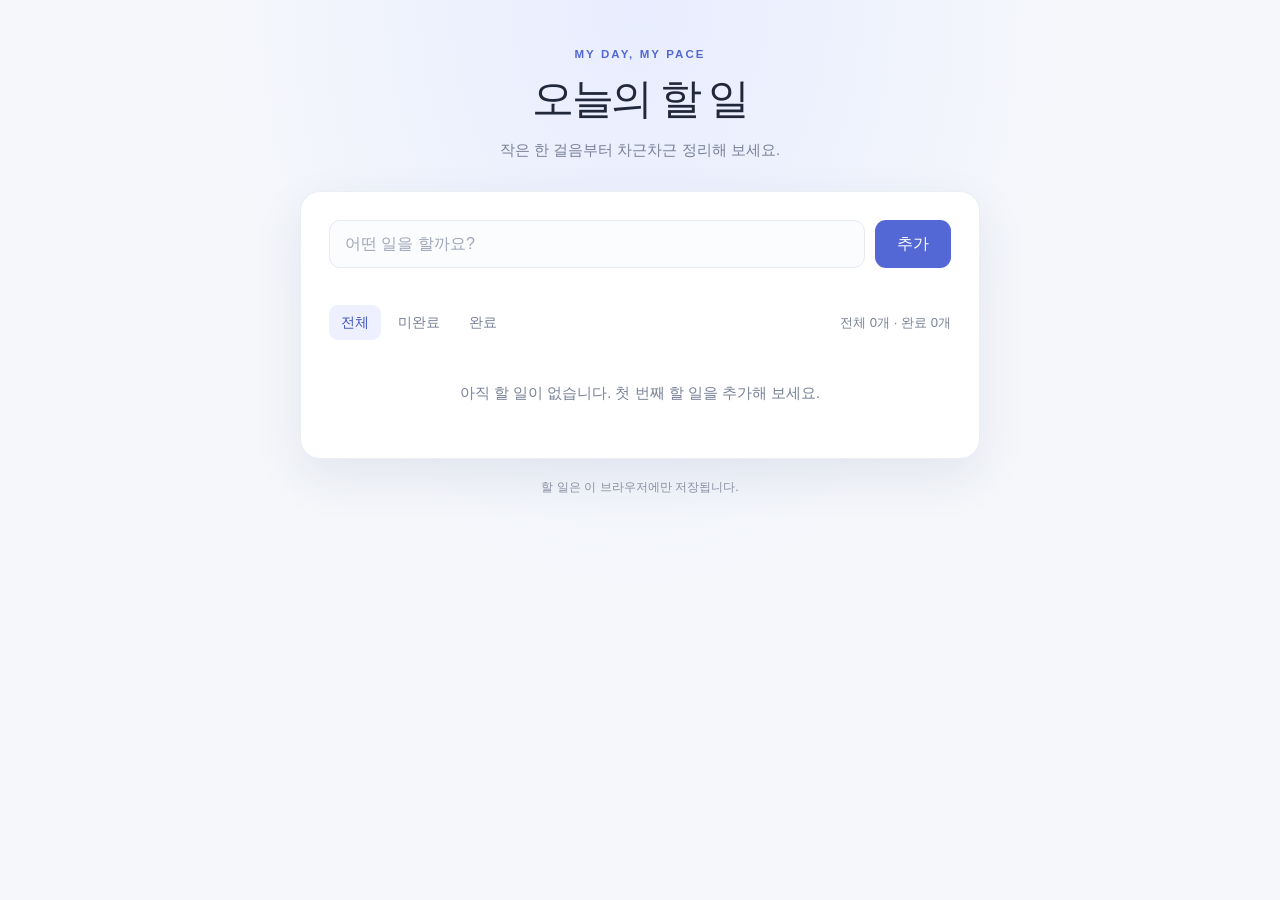
<file: todolist/index.html>
<!doctype html>
<html lang="ko">
  <head>
    <meta charset="utf-8">
    <meta name="viewport" content="width=device-width, initial-scale=1">
    <meta name="theme-color" content="#f5f7fb">
    <title>Todo List</title>
    <link rel="stylesheet" href="css/style.css">
    <script src="js/app.js" defer></script>
  </head>
  <body>
    <main class="app">
      <header class="app-header">
        <p class="eyebrow">MY DAY, MY PACE</p>
        <h1>오늘의 할 일</h1>
        <p class="subtitle">작은 한 걸음부터 차근차근 정리해 보세요.</p>
      </header>

      <section class="todo-panel" aria-label="할 일 관리">
        <form class="todo-form" id="todo-form">
          <label class="sr-only" for="todo-input">새 할 일</label>
          <input
            id="todo-input"
            name="title"
            type="text"
            placeholder="어떤 일을 할까요?"
            autocomplete="off"
            aria-describedby="form-error"
            required
          >
          <button class="primary-button" type="submit">추가</button>
          <p class="form-error" id="form-error" aria-live="polite"></p>
        </form>

        <div class="list-toolbar">
          <div class="filters" role="group" aria-label="할 일 필터">
            <button class="filter-button" type="button" data-filter="all" aria-pressed="true">전체</button>
            <button class="filter-button" type="button" data-filter="active" aria-pressed="false">미완료</button>
            <button class="filter-button" type="button" data-filter="completed" aria-pressed="false">완료</button>
          </div>
          <p class="summary" id="summary" aria-live="polite"></p>
        </div>

        <p class="storage-notice" id="storage-notice" role="status" aria-live="polite" hidden></p>
        <ul class="todo-list" id="todo-list" aria-label="할 일 목록"></ul>
        <p class="empty-state" id="empty-state"></p>
      </section>
      <footer class="app-footer">할 일은 이 브라우저에만 저장됩니다.</footer>
    </main>
  </body>
</html>
</file>
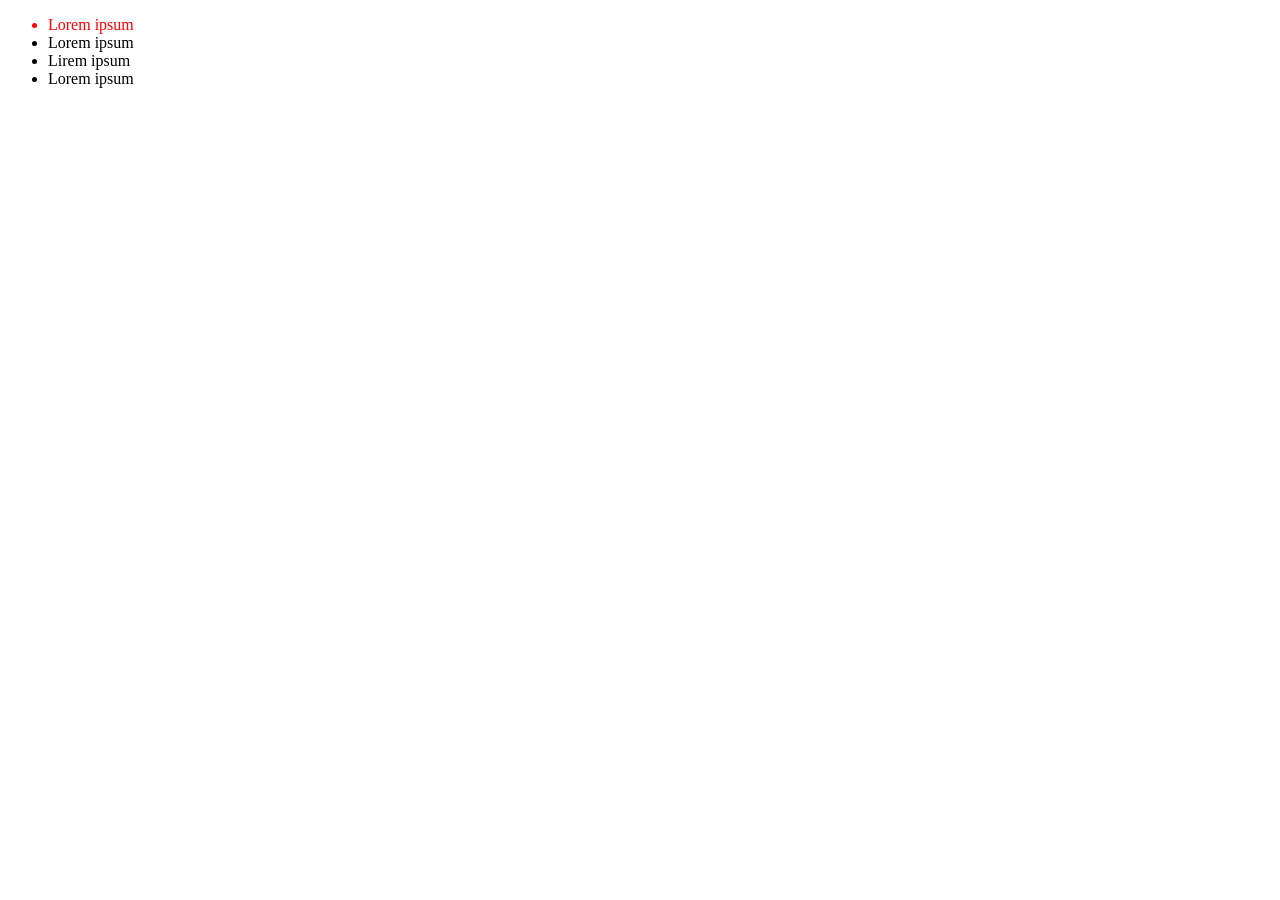
<file: Chap09_Selector.html>
﻿<!DOCTYPE html>
<html xmlns="http://www.w3.org/1999/xhtml">
<head>
<meta http-equiv="Content-Type" content="text/html; charset=utf-8"/>
    <title></title>
    <style>
        /* class 속성으로 select를 가지는 태그의 color속성을  red로 지정한다 */
        #first {
            color: red;
        } 
    </style>
</head>
<body>
    <ul>
        <li id="first">Lorem ipsum</li>
        <li>Lorem ipsum</li>
        <li >Lirem ipsum</li>
        <li>Lorem ipsum</li>
    </ul>
</body>
</html>
</file>
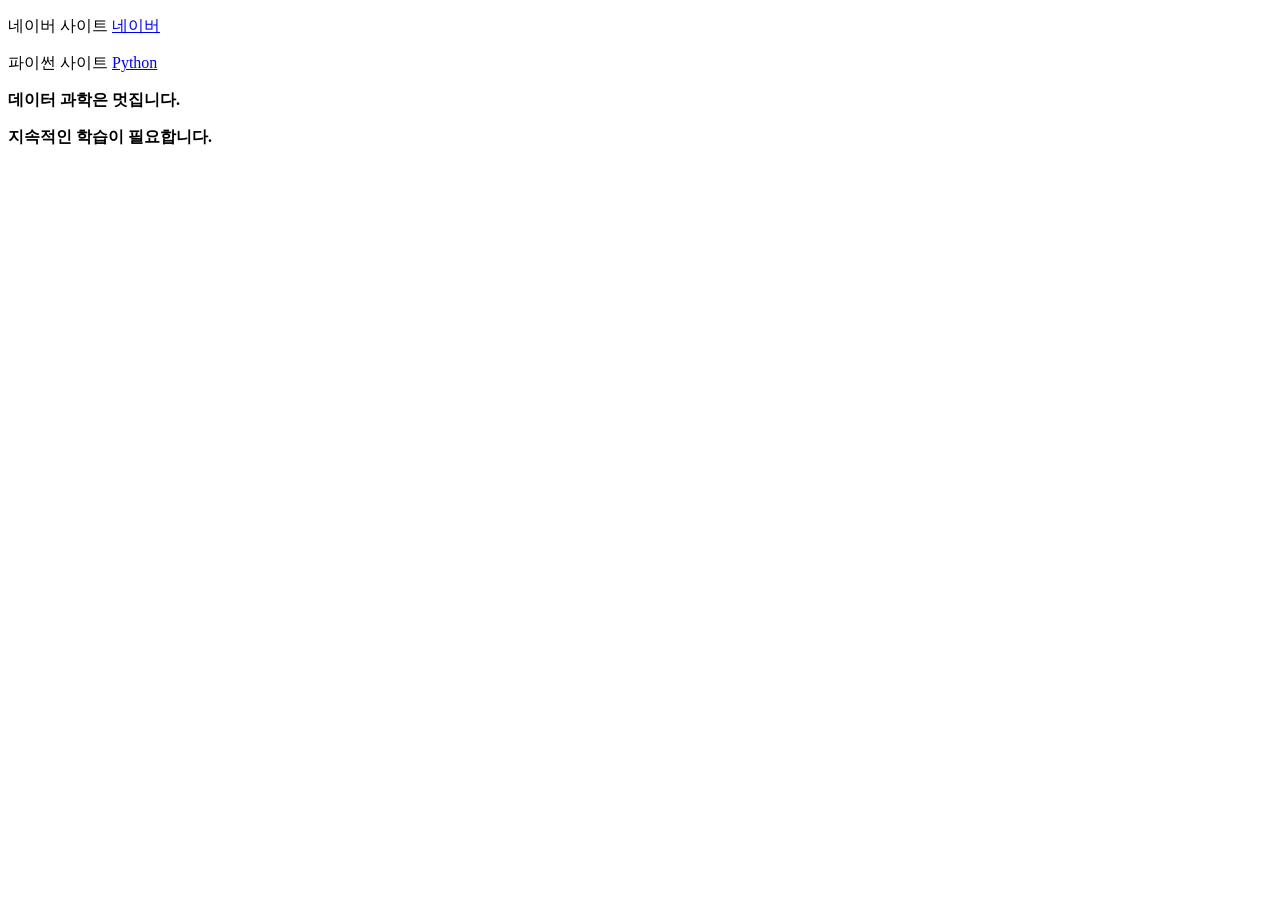
<file: Chap09_test.html>
<!DOCTYPE html>
<html>
    <head>
        <title>
            아주 쉬운 HTML문서 샘플입니다.
        </title>
    </head>
    <body>
        <div>
            <p class="inner-text" id="first">
                네이버 사이트
                <a href="http://www.naver.com" id="credu">
                네이버
                </a>
            </p>
            <p class="inner-text">
                파이썬 사이트
                <a href="https://www.python.org" id="python">
                Python 
                </a>
            </p>
        </div>
        <p class="outer-text" id="second">
            <b>
                데이터 과학은 멋집니다.
            </b>
        </p>
        <p class="outer-text">
            <b>
                지속적인 학습이 필요합니다. 
            </b>
        </p>
    </body>
</html>
</file>
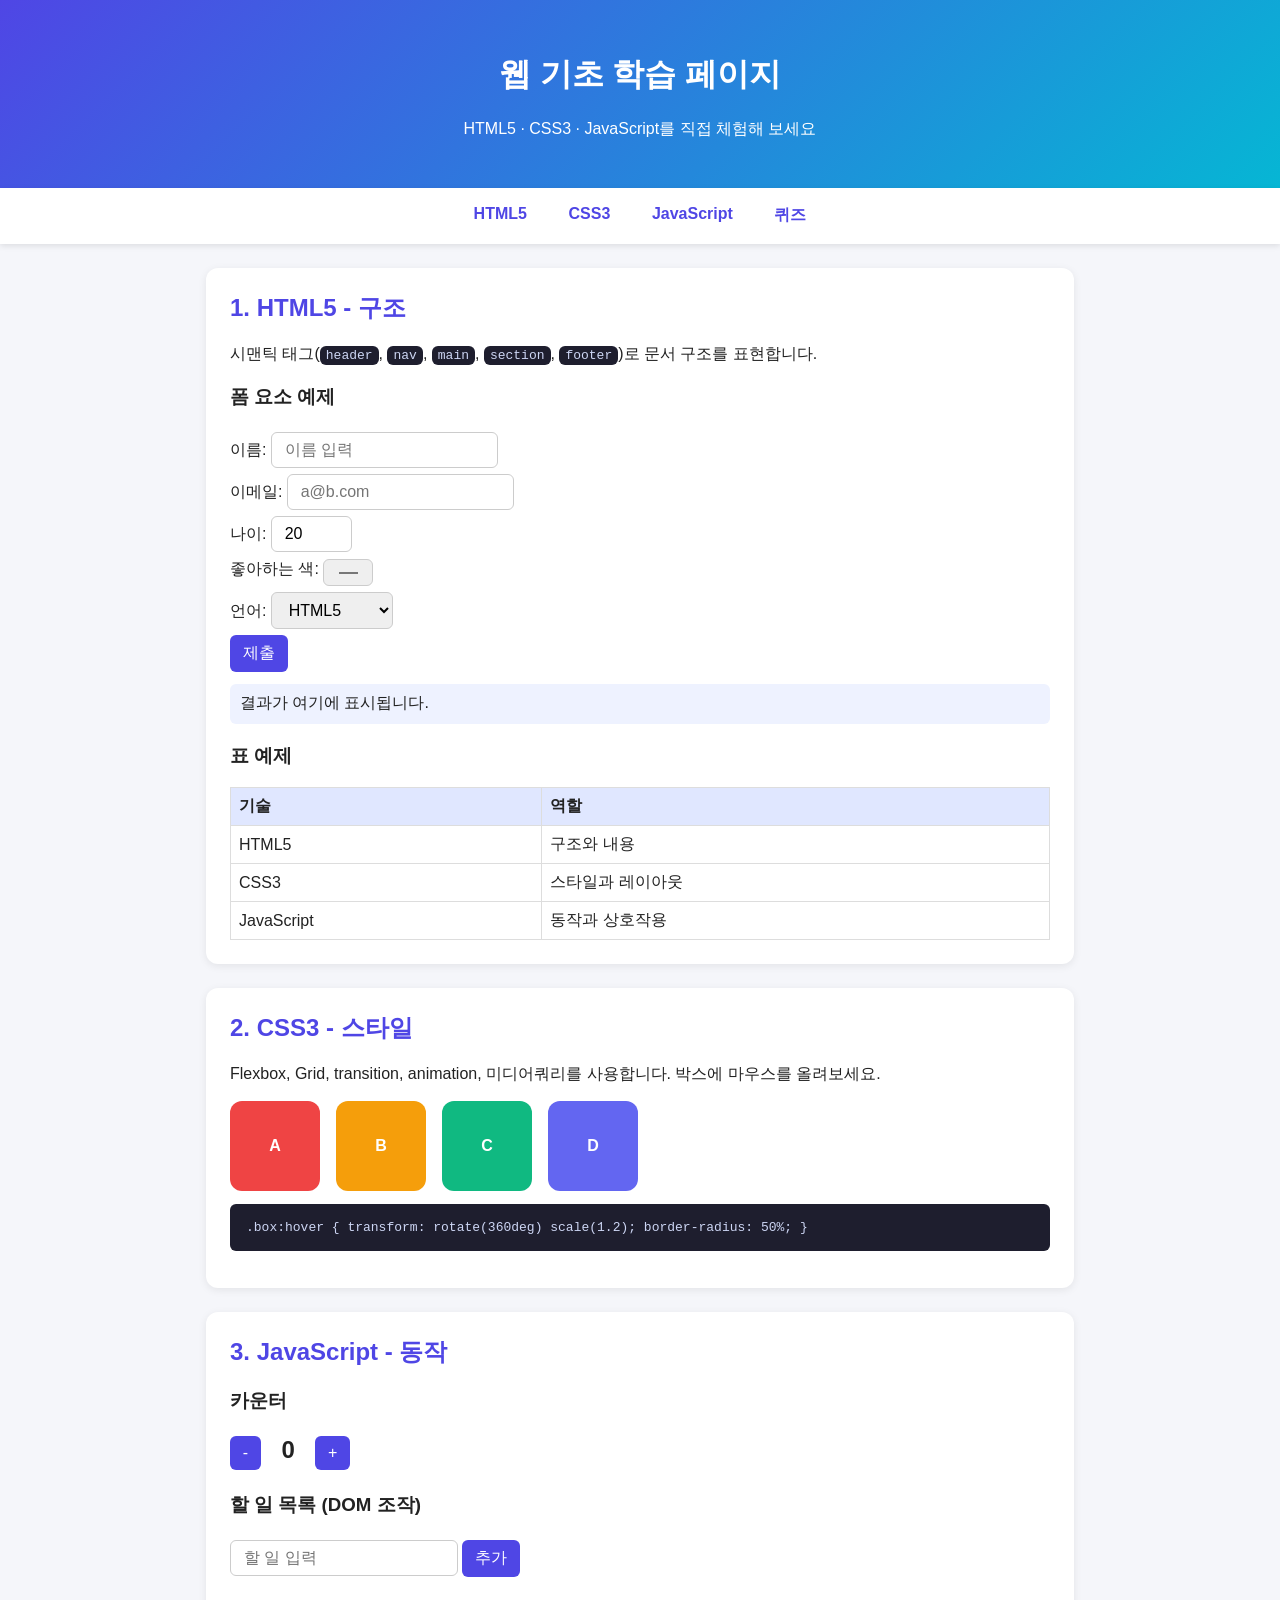
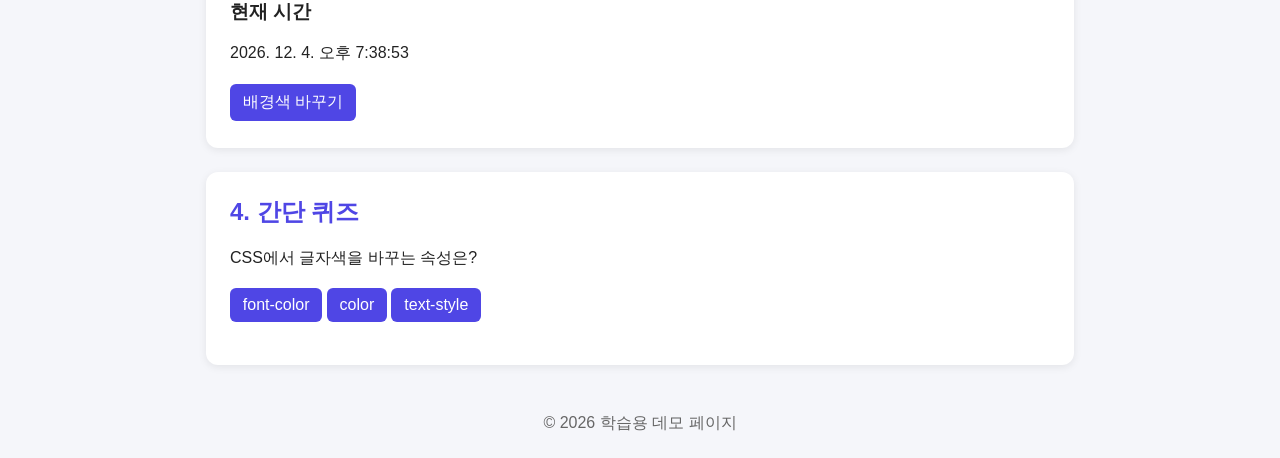
<file: DemoPage.html>
<!DOCTYPE html>
<html lang="ko">
<head>
<meta charset="UTF-8">
<meta name="viewport" content="width=device-width, initial-scale=1.0">
<title>HTML5 · CSS3 · JavaScript 학습 페이지</title>
<style>
  :root { --main: #4f46e5; --bg: #f5f6fa; --card: #fff; }
  * { box-sizing: border-box; }
  body { margin: 0; font-family: "Malgun Gothic", sans-serif; background: var(--bg); color: #222; }
  header { background: linear-gradient(135deg, var(--main), #06b6d4); color: #fff; padding: 2rem 1rem; text-align: center; }
  nav { display: flex; justify-content: center; gap: 1rem; background: #fff; padding: .8rem; position: sticky; top: 0; box-shadow: 0 2px 6px rgba(0,0,0,.1); }
  nav a { color: var(--main); text-decoration: none; font-weight: bold; padding: .3rem .8rem; border-radius: 6px; transition: background .3s; }
  nav a:hover { background: #e0e7ff; }
  main { max-width: 900px; margin: 1.5rem auto; padding: 0 1rem; display: grid; gap: 1.5rem; }
  section { background: var(--card); padding: 1.5rem; border-radius: 12px; box-shadow: 0 2px 8px rgba(0,0,0,.08); }
  h2 { margin-top: 0; color: var(--main); }
  code, pre { background: #1e1e2e; color: #cdd6f4; border-radius: 6px; }
  code { padding: 2px 6px; }
  pre { padding: 1rem; overflow-x: auto; }
  input, select, button, textarea { font: inherit; padding: .5rem .8rem; margin: .2rem 0; border: 1px solid #ccc; border-radius: 6px; }
  button { background: var(--main); color: #fff; border: 0; cursor: pointer; transition: transform .2s; }
  button:hover { transform: scale(1.05); }
  /* CSS3 데모 */
  .boxes { display: flex; gap: 1rem; flex-wrap: wrap; }
  .box { width: 90px; height: 90px; border-radius: 12px; display: grid; place-items: center; color: #fff; font-weight: bold; transition: all .5s; }
  .box:nth-child(1) { background: #ef4444; }
  .box:nth-child(2) { background: #f59e0b; }
  .box:nth-child(3) { background: #10b981; }
  .box:hover { transform: rotate(360deg) scale(1.2); border-radius: 50%; }
  .spin { animation: bounce 1s infinite alternate; }
  @keyframes bounce { to { transform: translateY(-15px); } }
  #output { margin-top: .5rem; padding: .6rem; background: #eef2ff; border-radius: 6px; min-height: 1.5rem; }
  table { border-collapse: collapse; width: 100%; }
  th, td { border: 1px solid #ddd; padding: .5rem; text-align: left; }
  th { background: #e0e7ff; }
  footer { text-align: center; padding: 1.5rem; color: #666; }
  @media (max-width: 600px) { nav { flex-wrap: wrap; } }
</style>
</head>
<body>
<header>
  <h1>웹 기초 학습 페이지</h1>
  <p>HTML5 · CSS3 · JavaScript를 직접 체험해 보세요</p>
</header>

<nav>
  <a href="#html">HTML5</a>
  <a href="#css">CSS3</a>
  <a href="#js">JavaScript</a>
  <a href="#quiz">퀴즈</a>
</nav>

<main>
  <section id="html">
    <h2>1. HTML5 - 구조</h2>
    <p>시맨틱 태그(<code>header</code>, <code>nav</code>, <code>main</code>, <code>section</code>, <code>footer</code>)로 문서 구조를 표현합니다.</p>
    <h3>폼 요소 예제</h3>
    <form id="form" onsubmit="return false;">
      <label>이름: <input type="text" id="name" placeholder="이름 입력" required></label><br>
      <label>이메일: <input type="email" id="email" placeholder="a@b.com"></label><br>
      <label>나이: <input type="number" id="age" min="1" max="120" value="20"></label><br>
      <label>좋아하는 색: <input type="color" id="color" value="#4f46e5"></label><br>
      <label>언어:
        <select id="lang">
          <option>HTML5</option><option>CSS3</option><option>JavaScript</option>
        </select>
      </label><br>
      <button type="submit" id="submitBtn">제출</button>
    </form>
    <div id="output">결과가 여기에 표시됩니다.</div>
    <h3>표 예제</h3>
    <table>
      <tr><th>기술</th><th>역할</th></tr>
      <tr><td>HTML5</td><td>구조와 내용</td></tr>
      <tr><td>CSS3</td><td>스타일과 레이아웃</td></tr>
      <tr><td>JavaScript</td><td>동작과 상호작용</td></tr>
    </table>
  </section>

  <section id="css">
    <h2>2. CSS3 - 스타일</h2>
    <p>Flexbox, Grid, transition, animation, 미디어쿼리를 사용합니다. 박스에 마우스를 올려보세요.</p>
    <div class="boxes">
      <div class="box">A</div>
      <div class="box">B</div>
      <div class="box">C</div>
      <div class="box spin" style="background:#6366f1">D</div>
    </div>
    <pre>.box:hover { transform: rotate(360deg) scale(1.2); border-radius: 50%; }</pre>
  </section>

  <section id="js">
    <h2>3. JavaScript - 동작</h2>
    <h3>카운터</h3>
    <button id="dec">-</button>
    <strong id="count" style="margin:0 1rem;font-size:1.5rem">0</strong>
    <button id="inc">+</button>
    <h3>할 일 목록 (DOM 조작)</h3>
    <input type="text" id="todoInput" placeholder="할 일 입력">
    <button id="addTodo">추가</button>
    <ul id="todoList"></ul>
    <h3>현재 시간</h3>
    <p id="clock"></p>
    <button id="themeBtn">배경색 바꾸기</button>
  </section>

  <section id="quiz">
    <h2>4. 간단 퀴즈</h2>
    <p>CSS에서 글자색을 바꾸는 속성은?</p>
    <button class="q" data-ans="0">font-color</button>
    <button class="q" data-ans="1">color</button>
    <button class="q" data-ans="0">text-style</button>
    <p id="quizResult"></p>
  </section>
</main>

<footer>&copy; 2026 학습용 데모 페이지</footer>

<script>
  const $ = (id) => document.getElementById(id);

  // 폼 제출
  $('submitBtn').addEventListener('click', () => {
    if (!$('name').value.trim()) { $('output').textContent = '이름을 입력하세요.'; return; }
    $('output').textContent =
      `${$('name').value}님(${$('age').value}세), 학습 언어: ${$('lang').value}`;
    $('output').style.borderLeft = `6px solid ${$('color').value}`;
  });

  // 카운터
  let count = 0;
  const show = () => $('count').textContent = count;
  $('inc').onclick = () => { count++; show(); };
  $('dec').onclick = () => { count--; show(); };

  // 할 일 목록
  function addTodo() {
    const text = $('todoInput').value.trim();
    if (!text) return;
    const li = document.createElement('li');
    li.textContent = text + ' ';
    const del = document.createElement('button');
    del.textContent = '삭제';
    del.onclick = () => li.remove();
    li.appendChild(del);
    $('todoList').appendChild(li);
    $('todoInput').value = '';
  }
  $('addTodo').onclick = addTodo;
  $('todoInput').addEventListener('keydown', e => { if (e.key === 'Enter') addTodo(); });

  // 시계
  setInterval(() => $('clock').textContent = new Date().toLocaleString('ko-KR'), 1000);
  $('clock').textContent = new Date().toLocaleString('ko-KR');

  // 배경색 변경
  $('themeBtn').onclick = () => {
    document.body.style.background = `hsl(${Math.floor(Math.random() * 360)}, 70%, 92%)`;
  };

  // 퀴즈
  document.querySelectorAll('.q').forEach(b => b.addEventListener('click', () => {
    $('quizResult').textContent = b.dataset.ans === '1' ? '정답입니다! 🎉' : '틀렸어요. 다시 시도하세요.';
  }));
</script>
</body>
</html>
</file>
<file: todolist/css/style.css>
:root {
  color-scheme: light;
  font-family: "Segoe UI", "Noto Sans KR", sans-serif;
  color: #20283a;
  background: #f5f7fb;
  font-synthesis: none;
  text-rendering: optimizeLegibility;
  --accent: #5368d5;
  --accent-dark: #4053bc;
  --muted: #788197;
  --border: #e7eaf1;
}

* {
  box-sizing: border-box;
}

body {
  min-width: 320px;
  min-height: 100vh;
  margin: 0;
  padding: 48px 20px;
  background:
    radial-gradient(ellipse at 50% 0, #e8edff 0, transparent 46%),
    #f5f7fb;
}

button,
input {
  font: inherit;
}

button {
  cursor: pointer;
}

button:focus-visible,
input:focus-visible {
  outline: 3px solid #9aa8ff;
  outline-offset: 3px;
}

.app {
  width: min(100%, 680px);
  margin: 0 auto;
}

.app-header {
  margin-bottom: 30px;
  text-align: center;
}

.eyebrow {
  margin: 0 0 10px;
  color: var(--accent);
  font-size: 0.72rem;
  font-weight: 800;
  letter-spacing: 0.18em;
}

h1 {
  margin: 0;
  font-size: clamp(2rem, 7vw, 2.65rem);
  letter-spacing: -0.06em;
}

.subtitle {
  margin: 12px 0 0;
  color: var(--muted);
  font-size: 0.95rem;
}

.todo-panel {
  padding: 28px;
  border: 1px solid rgb(231 234 241 / 80%);
  border-radius: 20px;
  background: #fff;
  box-shadow: 0 18px 50px rgb(45 57 99 / 9%);
}

.todo-form {
  display: grid;
  grid-template-columns: minmax(0, 1fr) auto;
  gap: 10px;
}

.todo-form input,
.edit-input {
  min-width: 0;
  border: 1px solid var(--border);
  border-radius: 11px;
  background: #fbfcfe;
  color: inherit;
}

.todo-form input {
  min-height: 48px;
  padding: 0 15px;
}

.todo-form input::placeholder,
.edit-input::placeholder {
  color: #a0a7b7;
}

.primary-button,
.edit-save {
  border: 0;
  border-radius: 11px;
  background: var(--accent);
  color: #fff;
  font-weight: 700;
}

.primary-button {
  min-width: 76px;
  padding: 0 19px;
}

.primary-button:hover,
.edit-save:hover {
  background: var(--accent-dark);
}

.form-error {
  grid-column: 1 / -1;
  min-height: 0;
  margin: 0;
  color: #b42318;
  font-size: 0.85rem;
}

.form-error:not(:empty) {
  margin-top: -3px;
}

.list-toolbar {
  display: flex;
  align-items: center;
  justify-content: space-between;
  gap: 14px;
  margin: 27px 0 10px;
}

.filters {
  display: flex;
  flex-wrap: wrap;
  gap: 5px;
}

.filter-button {
  min-height: 35px;
  padding: 0 12px;
  border: 0;
  border-radius: 9px;
  background: transparent;
  color: var(--muted);
  font-size: 0.88rem;
}

.filter-button:hover {
  background: #f3f5fc;
  color: #36405b;
}

.filter-button[aria-pressed="true"] {
  background: #eef0ff;
  color: var(--accent-dark);
  font-weight: 700;
}

.summary {
  flex: 0 0 auto;
  margin: 0;
  color: var(--muted);
  font-size: 0.82rem;
}

.storage-notice {
  margin: 12px 0;
  padding: 11px 13px;
  border: 1px solid #f1d49a;
  border-radius: 10px;
  background: #fff8e8;
  color: #74510b;
  font-size: 0.86rem;
  line-height: 1.5;
}

.todo-list {
  display: grid;
  gap: 8px;
  margin: 0;
  padding: 0;
  list-style: none;
}

.todo-item {
  display: flex;
  align-items: center;
  gap: 12px;
  min-height: 60px;
  padding: 10px 12px;
  border: 1px solid #edf0f5;
  border-radius: 12px;
  background: #fff;
}

.todo-check {
  width: 20px;
  height: 20px;
  flex: 0 0 auto;
  margin: 0;
  accent-color: var(--accent);
  cursor: pointer;
}

.todo-title {
  min-width: 0;
  flex: 1;
  overflow-wrap: anywhere;
  line-height: 1.5;
}

.todo-item.is-completed .todo-title {
  color: #9299a8;
  text-decoration: line-through;
  text-decoration-thickness: 1px;
}

.item-actions,
.edit-actions {
  display: flex;
  flex: 0 0 auto;
  gap: 5px;
}

.icon-button,
.edit-cancel,
.edit-save {
  min-width: 36px;
  min-height: 36px;
  padding: 0 9px;
  border: 0;
  border-radius: 8px;
  font-size: 0.82rem;
}

.icon-button,
.edit-cancel {
  background: transparent;
  color: #6f7890;
}

.icon-button:hover,
.edit-cancel:hover {
  background: #f2f4f9;
  color: #293149;
}

.icon-button.delete-button:hover {
  background: #fff0ef;
  color: #b42318;
}

.edit-form {
  display: flex;
  min-width: 0;
  flex: 1;
  align-items: center;
  gap: 8px;
}

.edit-input {
  width: 100%;
  min-height: 39px;
  padding: 0 10px;
}

.edit-save {
  background: var(--accent);
}

.empty-state {
  margin: 0;
  padding: 32px 12px 24px;
  color: var(--muted);
  text-align: center;
  font-size: 0.92rem;
  line-height: 1.6;
}

.app-footer {
  margin-top: 20px;
  color: #8a91a1;
  text-align: center;
  font-size: 0.78rem;
}

.sr-only {
  position: absolute;
  width: 1px;
  height: 1px;
  overflow: hidden;
  clip: rect(0, 0, 0, 0);
  white-space: nowrap;
  clip-path: inset(50%);
}

[hidden] {
  display: none !important;
}

@media (max-width: 520px) {
  body {
    padding: 30px 14px;
  }

  .todo-panel {
    padding: 20px 16px;
    border-radius: 16px;
  }

  .list-toolbar {
    align-items: flex-start;
    flex-direction: column;
    gap: 5px;
    margin-top: 22px;
  }

  .todo-item {
    gap: 9px;
    padding: 9px;
  }

  .item-actions,
  .edit-actions {
    gap: 2px;
  }

  .icon-button,
  .edit-cancel,
  .edit-save {
    min-width: 32px;
    padding: 0 7px;
  }

  .edit-form {
    flex-wrap: wrap;
  }

  .edit-input {
    flex-basis: 100%;
  }
}
</file>
